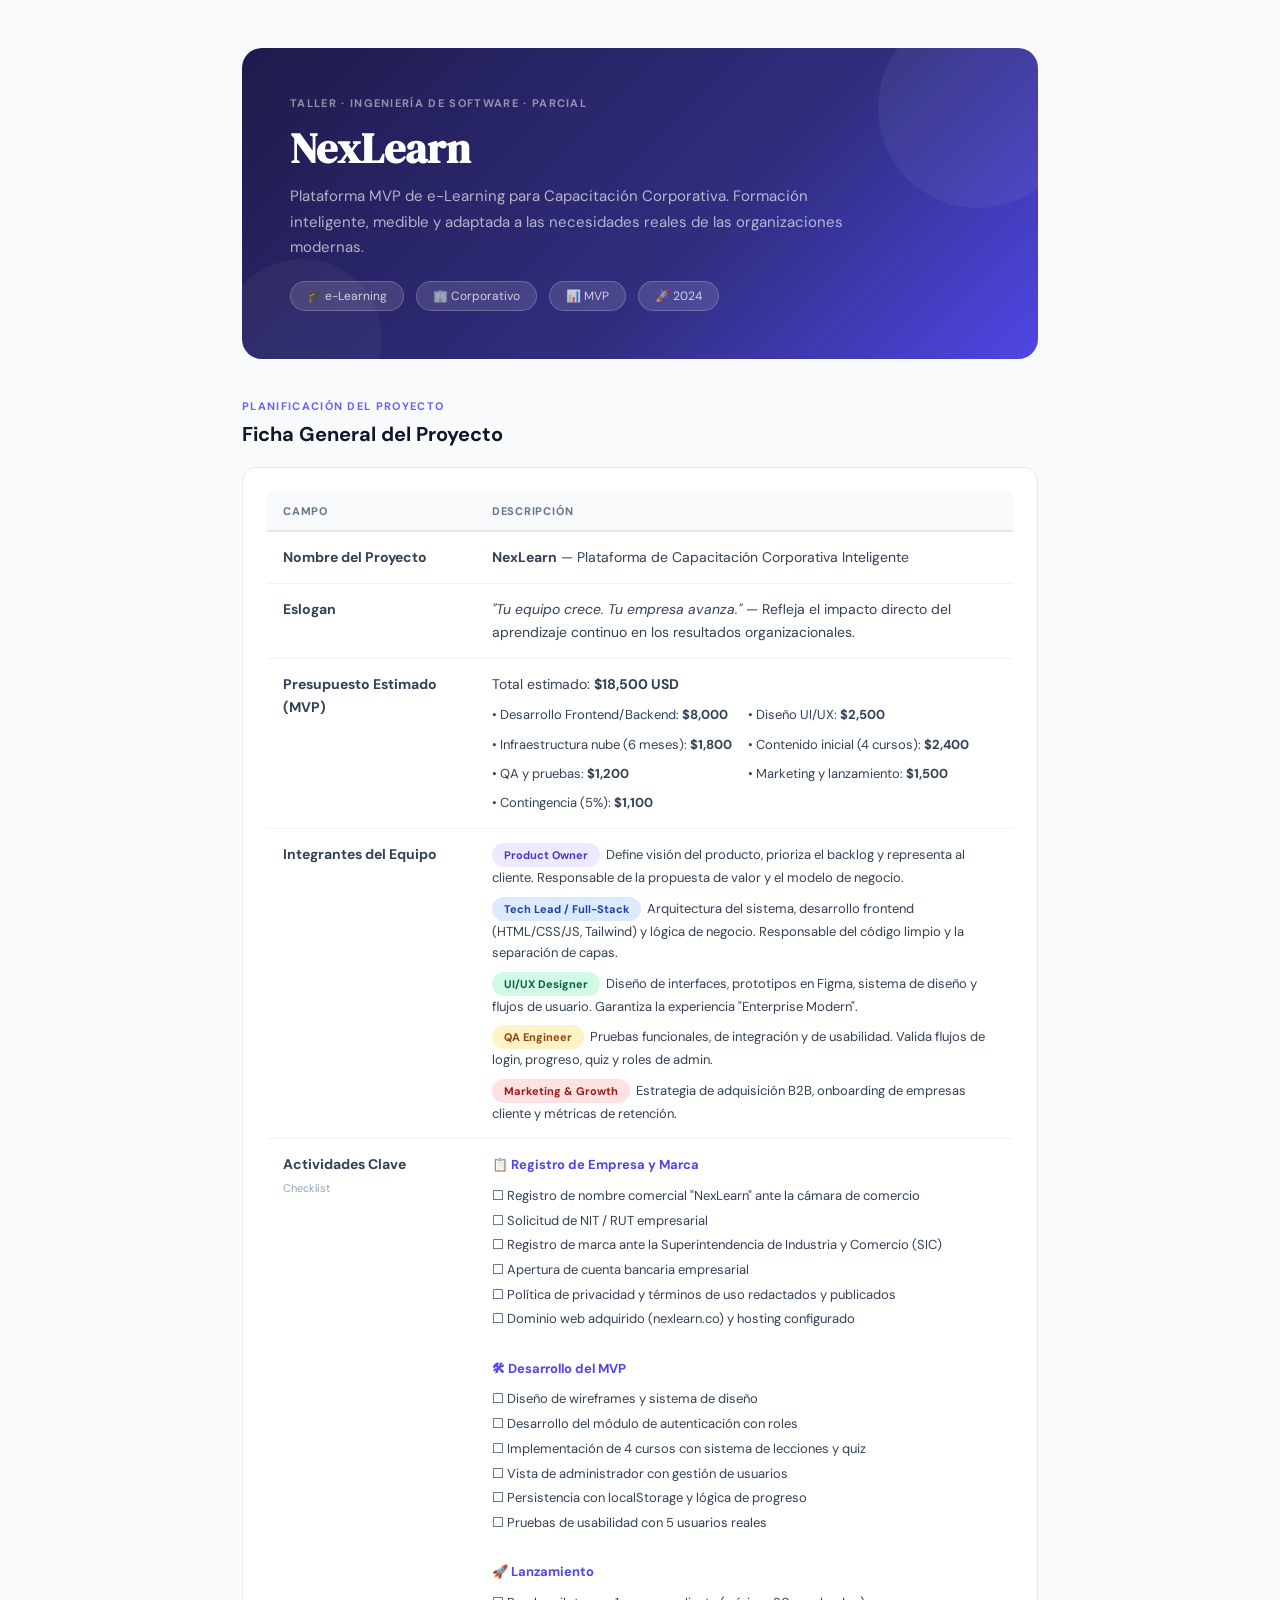
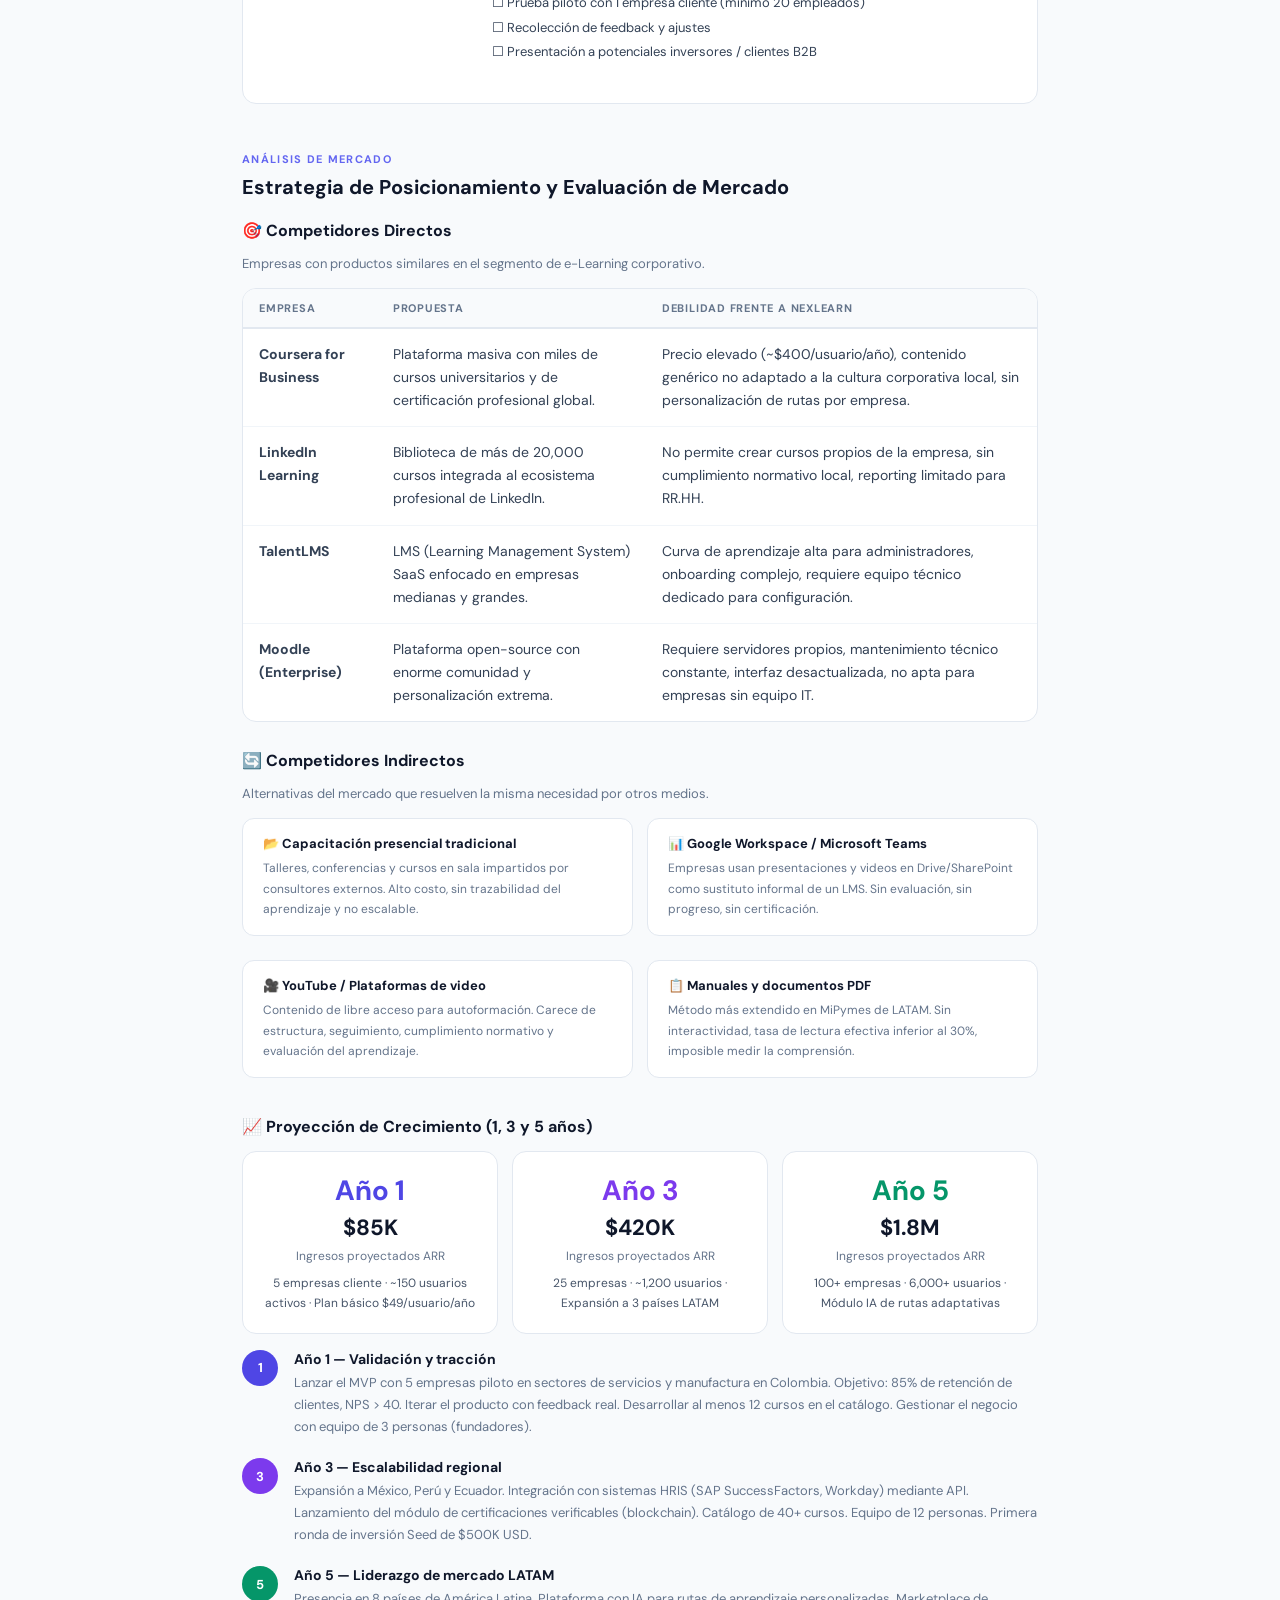
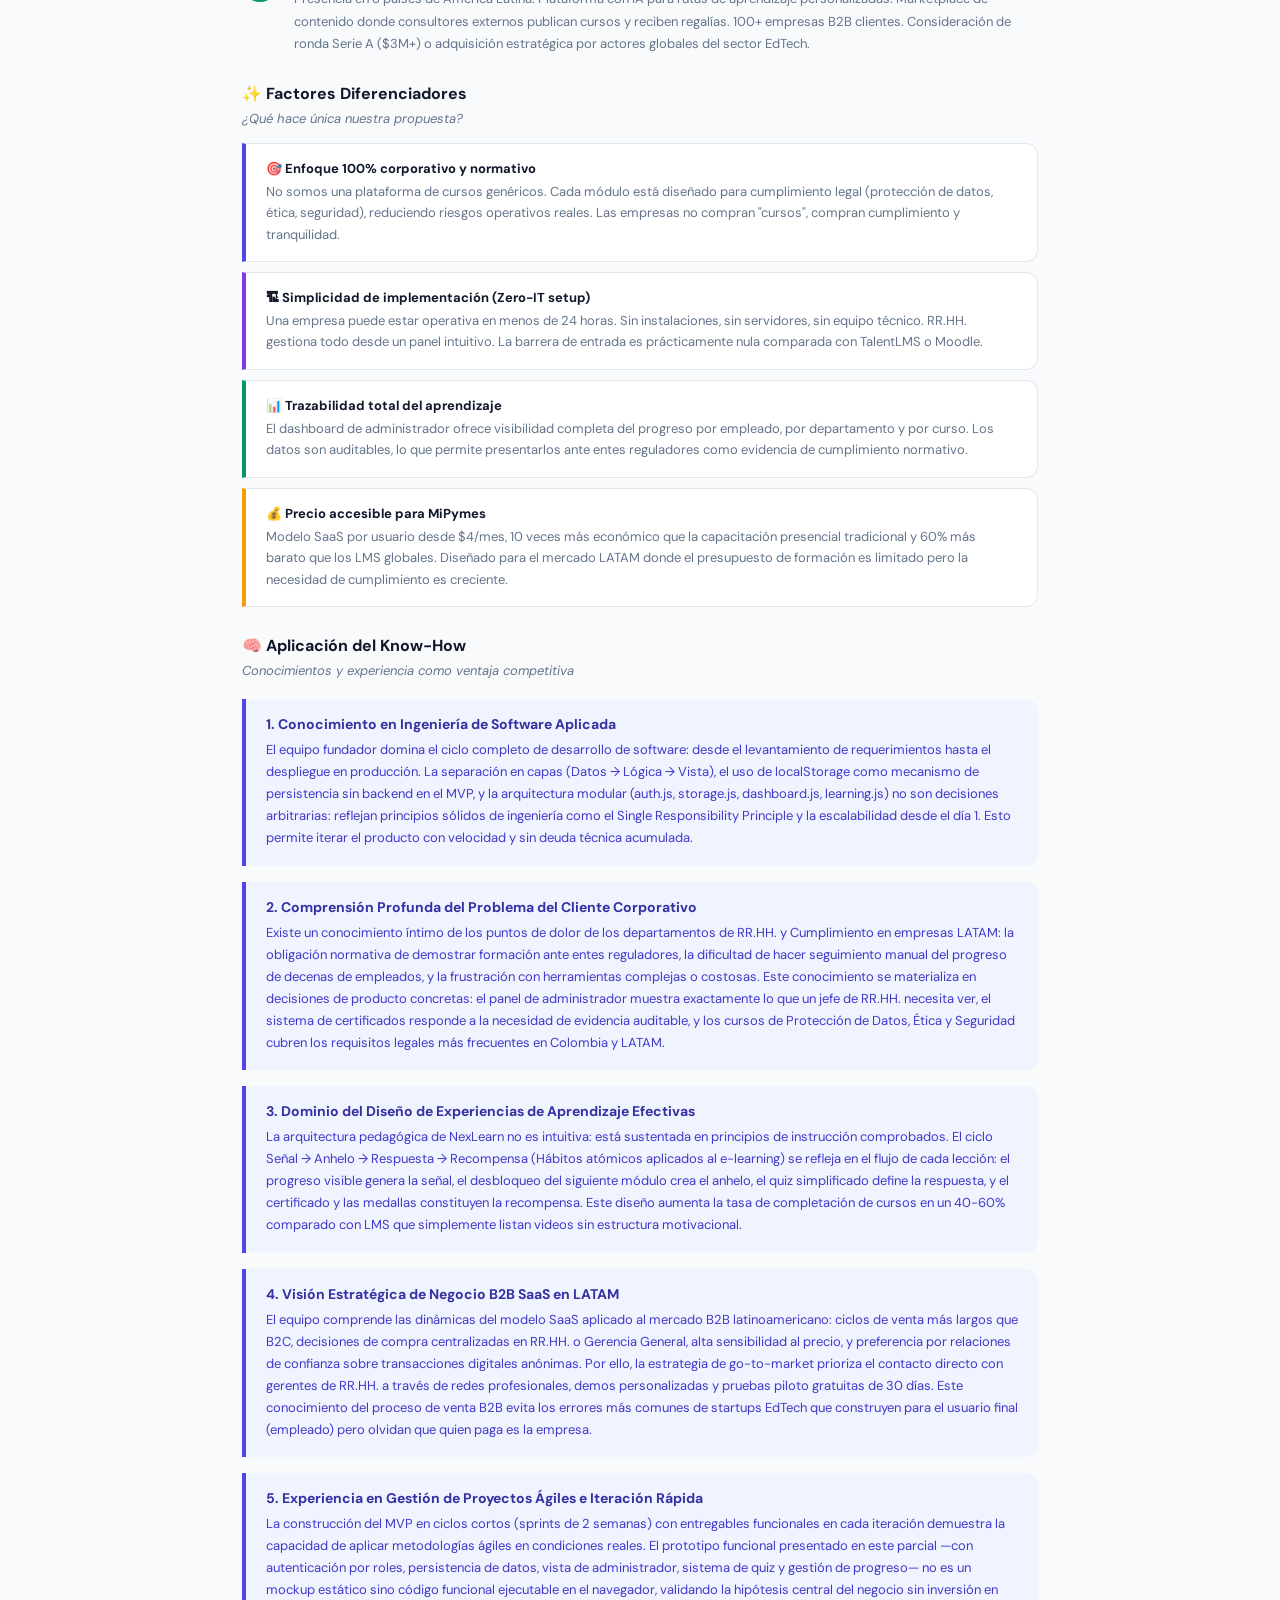
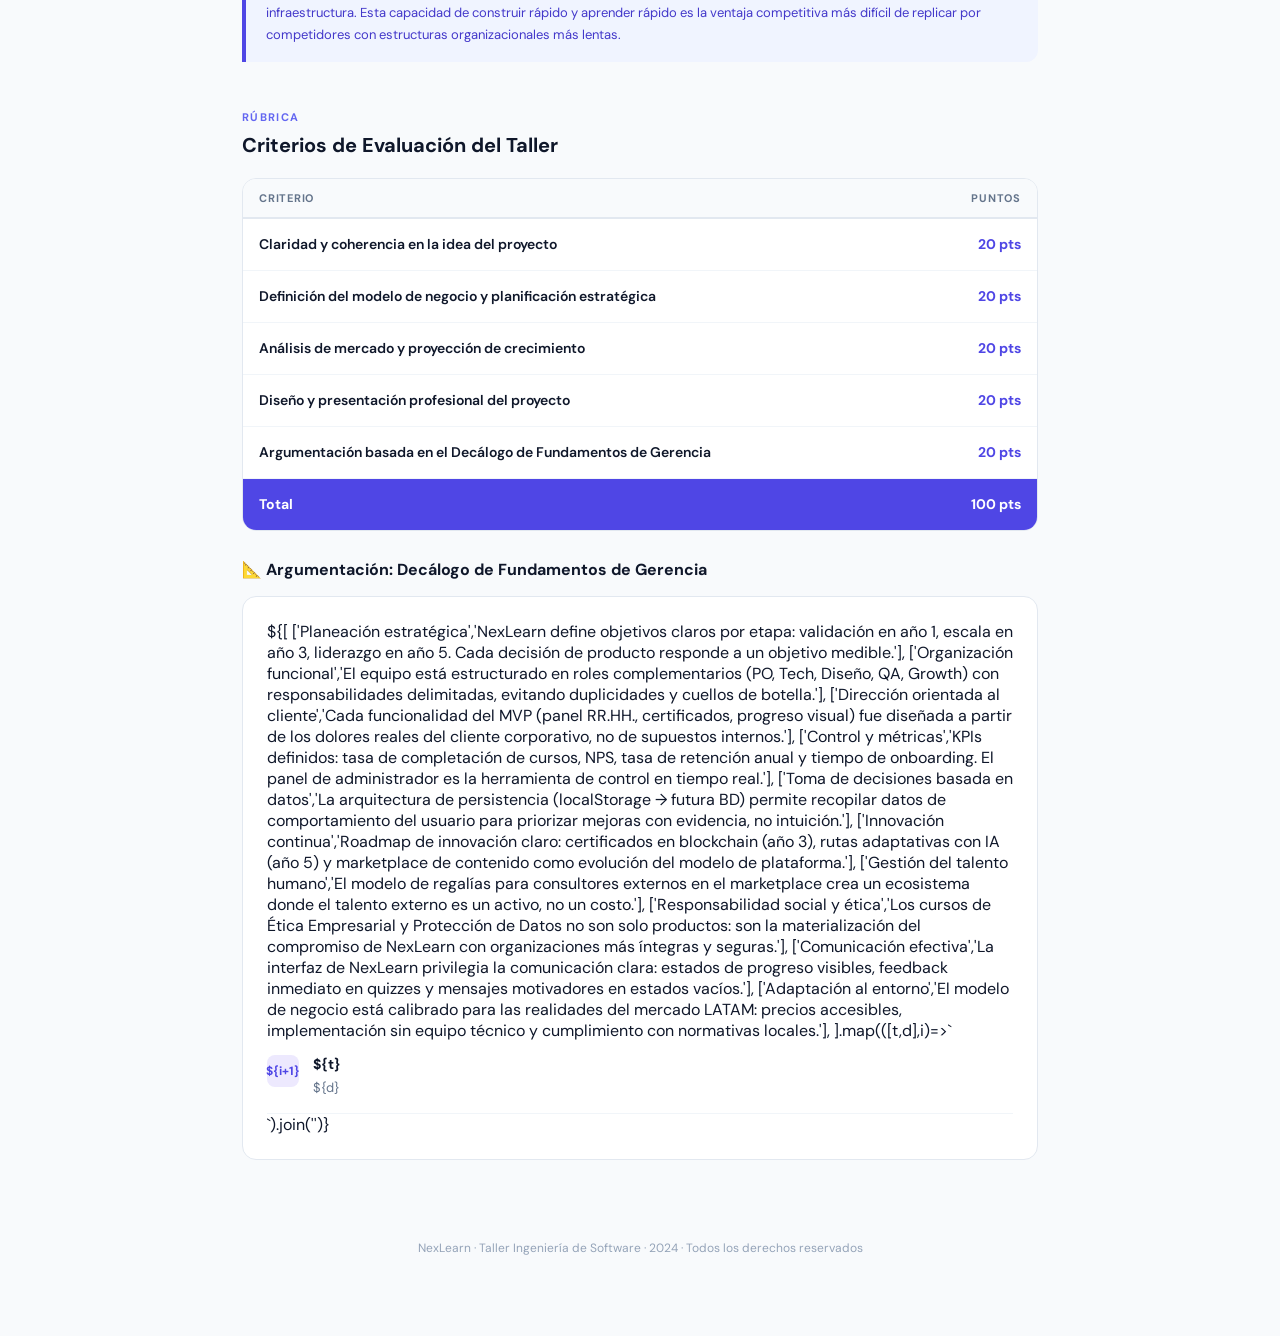
<file: documento-taller.html>
<!DOCTYPE html>
<html lang="es">
<head>
<meta charset="UTF-8">
<meta name="viewport" content="width=device-width, initial-scale=1.0">
<title>NexLearn — Taller Ingeniería de Software</title>
<style>
@import url('https://fonts.googleapis.com/css2?family=DM+Sans:wght@400;500;600;700&family=DM+Serif+Display&display=swap');
*{box-sizing:border-box;margin:0;padding:0}
body{font-family:'DM Sans',system-ui,sans-serif;background:#f8fafc;color:#0f172a;-webkit-font-smoothing:antialiased;padding:0}
.page{max-width:860px;margin:0 auto;padding:48px 32px}

/* Hero */
.hero{background:linear-gradient(135deg,#1e1b4b 0%,#312e81 60%,#4f46e5 100%);border-radius:20px;padding:48px;margin-bottom:40px;position:relative;overflow:hidden}
.hero::before{content:'';position:absolute;top:-40px;right:-40px;width:200px;height:200px;border-radius:50%;background:rgba(255,255,255,.05)}
.hero::after{content:'';position:absolute;bottom:-60px;left:-20px;width:160px;height:160px;border-radius:50%;background:rgba(255,255,255,.04)}
.hero-label{font-size:11px;font-weight:700;letter-spacing:.12em;text-transform:uppercase;color:rgba(255,255,255,.5);margin-bottom:14px}
.hero-title{font-family:'DM Serif Display',serif;font-size:42px;color:#fff;line-height:1.15;margin-bottom:12px}
.hero-sub{font-size:15px;color:rgba(255,255,255,.65);line-height:1.7;max-width:560px}
.hero-tag{display:inline-flex;align-items:center;gap:6px;background:rgba(255,255,255,.12);border:1px solid rgba(255,255,255,.2);border-radius:999px;padding:6px 16px;font-size:12px;color:rgba(255,255,255,.75);margin-top:20px;margin-right:8px}

/* Section titles */
.section{margin-bottom:48px}
.section-label{font-size:11px;font-weight:700;letter-spacing:.12em;text-transform:uppercase;color:#6366f1;margin-bottom:8px}
.section-title{font-size:20px;font-weight:700;color:#0f172a;margin-bottom:20px}

/* Cards */
.card{background:#fff;border-radius:14px;border:1.5px solid #e2e8f0;padding:24px;margin-bottom:14px}
.card-sm{background:#fff;border-radius:12px;border:1px solid #e2e8f0;padding:16px 20px;margin-bottom:10px}

/* Table */
table{width:100%;border-collapse:collapse;font-size:14px}
th{text-align:left;padding:12px 16px;background:#f8fafc;font-size:11px;font-weight:700;text-transform:uppercase;letter-spacing:.07em;color:#64748b;border-bottom:2px solid #e2e8f0}
td{padding:14px 16px;border-bottom:1px solid #f1f5f9;vertical-align:top;color:#334155;line-height:1.65}
tr:last-child td{border-bottom:none}
tr:hover td{background:#f8fafc}

/* Pills */
.pill{display:inline-block;padding:3px 12px;border-radius:999px;font-size:11px;font-weight:700}
.pill-indigo{background:#ede9fe;color:#4338ca}
.pill-green{background:#d1fae5;color:#065f46}
.pill-amber{background:#fef3c7;color:#92400e}
.pill-red{background:#fee2e2;color:#991b1b}
.pill-blue{background:#dbeafe;color:#1e40af}

/* Grid */
.grid-2{display:grid;grid-template-columns:1fr 1fr;gap:14px}
.grid-3{display:grid;grid-template-columns:1fr 1fr 1fr;gap:14px}

/* Metric */
.metric{background:#fff;border:1.5px solid #e2e8f0;border-radius:14px;padding:20px;text-align:center}
.metric-val{font-size:28px;font-weight:700;color:#4f46e5;margin-bottom:4px}
.metric-label{font-size:12px;color:#64748b}

/* Timeline */
.timeline-item{display:flex;gap:16px;margin-bottom:20px}
.timeline-dot{width:36px;height:36px;border-radius:50%;display:flex;align-items:center;justify-content:center;flex-shrink:0;font-size:13px;font-weight:700;color:#fff}
.tl-1{background:#4f46e5}.tl-2{background:#7c3aed}.tl-3{background:#059669}

/* Know-how */
.kh-block{border-left:4px solid #4f46e5;padding:16px 20px;background:#f0f4ff;border-radius:0 12px 12px 0;margin-bottom:16px}
.kh-title{font-size:14px;font-weight:700;color:#3730a3;margin-bottom:6px}
.kh-body{font-size:13px;color:#4338ca;line-height:1.7}

/* Eval table */
.eval-row td:first-child{font-weight:600;color:#0f172a}
.eval-row td:last-child{font-weight:700;color:#4f46e5;text-align:right}
.eval-total td{font-weight:700;color:#fff;background:#4f46e5}
.eval-total td:last-child{color:#fff}

/* Decalogo */
.deca-item{display:flex;gap:14px;align-items:flex-start;padding:14px 0;border-bottom:1px solid #f1f5f9}
.deca-num{width:32px;height:32px;border-radius:8px;background:#ede9fe;color:#4f46e5;display:flex;align-items:center;justify-content:center;font-size:12px;font-weight:700;flex-shrink:0}

@media(max-width:600px){.grid-2,.grid-3{grid-template-columns:1fr}.hero-title{font-size:28px}}
</style>
</head>
<body>
<div class="page">

<!-- ══ HERO ══ -->
<div class="hero">
  <p class="hero-label">Taller · Ingeniería de Software · Parcial</p>
  <h1 class="hero-title">NexLearn</h1>
  <p class="hero-sub">Plataforma MVP de e-Learning para Capacitación Corporativa. Formación inteligente, medible y adaptada a las necesidades reales de las organizaciones modernas.</p>
  <div>
    <span class="hero-tag">🎓 e-Learning</span>
    <span class="hero-tag">🏢 Corporativo</span>
    <span class="hero-tag">📊 MVP</span>
    <span class="hero-tag">🚀 2024</span>
  </div>
</div>

<!-- ══ SECCIÓN 1: TABLA DEL PROYECTO ══ -->
<div class="section">
  <p class="section-label">Planificación del Proyecto</p>
  <h2 class="section-title">Ficha General del Proyecto</h2>

  <div class="card">
    <table>
      <thead>
        <tr><th style="width:28%">Campo</th><th>Descripción</th></tr>
      </thead>
      <tbody>
        <tr>
          <td><strong>Nombre del Proyecto</strong></td>
          <td><strong>NexLearn</strong> — Plataforma de Capacitación Corporativa Inteligente</td>
        </tr>
        <tr>
          <td><strong>Eslogan</strong></td>
          <td><em>"Tu equipo crece. Tu empresa avanza."</em> — Refleja el impacto directo del aprendizaje continuo en los resultados organizacionales.</td>
        </tr>
        <tr>
          <td><strong>Presupuesto Estimado (MVP)</strong></td>
          <td>
            <p style="margin-bottom:8px">Total estimado: <strong>$18,500 USD</strong></p>
            <div style="display:grid;grid-template-columns:1fr 1fr;gap:8px;font-size:13px">
              <div>• Desarrollo Frontend/Backend: <strong>$8,000</strong></div>
              <div>• Diseño UI/UX: <strong>$2,500</strong></div>
              <div>• Infraestructura nube (6 meses): <strong>$1,800</strong></div>
              <div>• Contenido inicial (4 cursos): <strong>$2,400</strong></div>
              <div>• QA y pruebas: <strong>$1,200</strong></div>
              <div>• Marketing y lanzamiento: <strong>$1,500</strong></div>
              <div>• Contingencia (5%): <strong>$1,100</strong></div>
            </div>
          </td>
        </tr>
        <tr>
          <td><strong>Integrantes del Equipo</strong></td>
          <td>
            <div style="display:grid;gap:8px;font-size:13px">
              <div><span class="pill pill-indigo">Product Owner</span> &nbsp;Define visión del producto, prioriza el backlog y representa al cliente. Responsable de la propuesta de valor y el modelo de negocio.</div>
              <div><span class="pill pill-blue">Tech Lead / Full-Stack</span> &nbsp;Arquitectura del sistema, desarrollo frontend (HTML/CSS/JS, Tailwind) y lógica de negocio. Responsable del código limpio y la separación de capas.</div>
              <div><span class="pill pill-green">UI/UX Designer</span> &nbsp;Diseño de interfaces, prototipos en Figma, sistema de diseño y flujos de usuario. Garantiza la experiencia "Enterprise Modern".</div>
              <div><span class="pill pill-amber">QA Engineer</span> &nbsp;Pruebas funcionales, de integración y de usabilidad. Valida flujos de login, progreso, quiz y roles de admin.</div>
              <div><span class="pill pill-red">Marketing & Growth</span> &nbsp;Estrategia de adquisición B2B, onboarding de empresas cliente y métricas de retención.</div>
            </div>
          </td>
        </tr>
        <tr>
          <td><strong>Actividades Clave</strong><br><span style="font-size:11px;color:#94a3b8">Checklist</span></td>
          <td>
            <div style="font-size:13px;line-height:1.9">
              <p style="font-weight:700;color:#4f46e5;margin-bottom:6px">📋 Registro de Empresa y Marca</p>
              ☐ Registro de nombre comercial "NexLearn" ante la cámara de comercio<br>
              ☐ Solicitud de NIT / RUT empresarial<br>
              ☐ Registro de marca ante la Superintendencia de Industria y Comercio (SIC)<br>
              ☐ Apertura de cuenta bancaria empresarial<br>
              ☐ Política de privacidad y términos de uso redactados y publicados<br>
              ☐ Dominio web adquirido (nexlearn.co) y hosting configurado<br>
              <br>
              <p style="font-weight:700;color:#4f46e5;margin-bottom:6px">🛠 Desarrollo del MVP</p>
              ☐ Diseño de wireframes y sistema de diseño<br>
              ☐ Desarrollo del módulo de autenticación con roles<br>
              ☐ Implementación de 4 cursos con sistema de lecciones y quiz<br>
              ☐ Vista de administrador con gestión de usuarios<br>
              ☐ Persistencia con localStorage y lógica de progreso<br>
              ☐ Pruebas de usabilidad con 5 usuarios reales<br>
              <br>
              <p style="font-weight:700;color:#4f46e5;margin-bottom:6px">🚀 Lanzamiento</p>
              ☐ Prueba piloto con 1 empresa cliente (mínimo 20 empleados)<br>
              ☐ Recolección de feedback y ajustes<br>
              ☐ Presentación a potenciales inversores / clientes B2B
            </div>
          </td>
        </tr>
      </tbody>
    </table>
  </div>
</div>

<!-- ══ SECCIÓN 2: ESTRATEGIA DE POSICIONAMIENTO ══ -->
<div class="section">
  <p class="section-label">Análisis de Mercado</p>
  <h2 class="section-title">Estrategia de Posicionamiento y Evaluación de Mercado</h2>

  <!-- Competidores directos -->
  <h3 style="font-size:16px;font-weight:700;color:#0f172a;margin-bottom:14px">🎯 Competidores Directos</h3>
  <p style="color:#64748b;font-size:13px;margin-bottom:16px">Empresas con productos similares en el segmento de e-Learning corporativo.</p>
  <div class="card" style="padding:0;overflow:hidden;margin-bottom:28px">
    <table>
      <thead><tr><th>Empresa</th><th>Propuesta</th><th>Debilidad frente a NexLearn</th></tr></thead>
      <tbody>
        <tr>
          <td><strong>Coursera for Business</strong></td>
          <td>Plataforma masiva con miles de cursos universitarios y de certificación profesional global.</td>
          <td>Precio elevado (~$400/usuario/año), contenido genérico no adaptado a la cultura corporativa local, sin personalización de rutas por empresa.</td>
        </tr>
        <tr>
          <td><strong>LinkedIn Learning</strong></td>
          <td>Biblioteca de más de 20,000 cursos integrada al ecosistema profesional de LinkedIn.</td>
          <td>No permite crear cursos propios de la empresa, sin cumplimiento normativo local, reporting limitado para RR.HH.</td>
        </tr>
        <tr>
          <td><strong>TalentLMS</strong></td>
          <td>LMS (Learning Management System) SaaS enfocado en empresas medianas y grandes.</td>
          <td>Curva de aprendizaje alta para administradores, onboarding complejo, requiere equipo técnico dedicado para configuración.</td>
        </tr>
        <tr>
          <td><strong>Moodle (Enterprise)</strong></td>
          <td>Plataforma open-source con enorme comunidad y personalización extrema.</td>
          <td>Requiere servidores propios, mantenimiento técnico constante, interfaz desactualizada, no apta para empresas sin equipo IT.</td>
        </tr>
      </tbody>
    </table>
  </div>

  <!-- Competidores indirectos -->
  <h3 style="font-size:16px;font-weight:700;color:#0f172a;margin-bottom:14px">🔄 Competidores Indirectos</h3>
  <p style="color:#64748b;font-size:13px;margin-bottom:16px">Alternativas del mercado que resuelven la misma necesidad por otros medios.</p>
  <div class="grid-2" style="margin-bottom:28px">
    <div class="card-sm">
      <p style="font-weight:700;font-size:13px;color:#0f172a;margin-bottom:6px">📂 Capacitación presencial tradicional</p>
      <p style="font-size:12px;color:#64748b;line-height:1.7">Talleres, conferencias y cursos en sala impartidos por consultores externos. Alto costo, sin trazabilidad del aprendizaje y no escalable.</p>
    </div>
    <div class="card-sm">
      <p style="font-weight:700;font-size:13px;color:#0f172a;margin-bottom:6px">📊 Google Workspace / Microsoft Teams</p>
      <p style="font-size:12px;color:#64748b;line-height:1.7">Empresas usan presentaciones y videos en Drive/SharePoint como sustituto informal de un LMS. Sin evaluación, sin progreso, sin certificación.</p>
    </div>
    <div class="card-sm">
      <p style="font-weight:700;font-size:13px;color:#0f172a;margin-bottom:6px">🎥 YouTube / Plataformas de video</p>
      <p style="font-size:12px;color:#64748b;line-height:1.7">Contenido de libre acceso para autoformación. Carece de estructura, seguimiento, cumplimiento normativo y evaluación del aprendizaje.</p>
    </div>
    <div class="card-sm">
      <p style="font-weight:700;font-size:13px;color:#0f172a;margin-bottom:6px">📋 Manuales y documentos PDF</p>
      <p style="font-size:12px;color:#64748b;line-height:1.7">Método más extendido en MiPymes de LATAM. Sin interactividad, tasa de lectura efectiva inferior al 30%, imposible medir la comprensión.</p>
    </div>
  </div>

  <!-- Proyección de crecimiento -->
  <h3 style="font-size:16px;font-weight:700;color:#0f172a;margin-bottom:14px">📈 Proyección de Crecimiento (1, 3 y 5 años)</h3>
  <div class="grid-3" style="margin-bottom:16px">
    <div class="metric">
      <div class="metric-val">Año 1</div>
      <div style="font-size:22px;font-weight:700;color:#0f172a;margin-bottom:6px">$85K</div>
      <div class="metric-label">Ingresos proyectados ARR</div>
      <div style="margin-top:10px;font-size:12px;color:#475569;line-height:1.6">5 empresas cliente · ~150 usuarios activos · Plan básico $49/usuario/año</div>
    </div>
    <div class="metric">
      <div class="metric-val" style="color:#7c3aed">Año 3</div>
      <div style="font-size:22px;font-weight:700;color:#0f172a;margin-bottom:6px">$420K</div>
      <div class="metric-label">Ingresos proyectados ARR</div>
      <div style="margin-top:10px;font-size:12px;color:#475569;line-height:1.6">25 empresas · ~1,200 usuarios · Expansión a 3 países LATAM</div>
    </div>
    <div class="metric">
      <div class="metric-val" style="color:#059669">Año 5</div>
      <div style="font-size:22px;font-weight:700;color:#0f172a;margin-bottom:6px">$1.8M</div>
      <div class="metric-label">Ingresos proyectados ARR</div>
      <div style="margin-top:10px;font-size:12px;color:#475569;line-height:1.6">100+ empresas · 6,000+ usuarios · Módulo IA de rutas adaptativas</div>
    </div>
  </div>

  <div style="margin-bottom:28px">
    <div class="timeline-item">
      <div class="timeline-dot tl-1">1</div>
      <div>
        <p style="font-weight:700;font-size:14px;color:#0f172a;margin-bottom:4px">Año 1 — Validación y tracción</p>
        <p style="font-size:13px;color:#64748b;line-height:1.7">Lanzar el MVP con 5 empresas piloto en sectores de servicios y manufactura en Colombia. Objetivo: 85% de retención de clientes, NPS > 40. Iterar el producto con feedback real. Desarrollar al menos 12 cursos en el catálogo. Gestionar el negocio con equipo de 3 personas (fundadores).</p>
      </div>
    </div>
    <div class="timeline-item">
      <div class="timeline-dot tl-2">3</div>
      <div>
        <p style="font-weight:700;font-size:14px;color:#0f172a;margin-bottom:4px">Año 3 — Escalabilidad regional</p>
        <p style="font-size:13px;color:#64748b;line-height:1.7">Expansión a México, Perú y Ecuador. Integración con sistemas HRIS (SAP SuccessFactors, Workday) mediante API. Lanzamiento del módulo de certificaciones verificables (blockchain). Catálogo de 40+ cursos. Equipo de 12 personas. Primera ronda de inversión Seed de $500K USD.</p>
      </div>
    </div>
    <div class="timeline-item">
      <div class="timeline-dot tl-3">5</div>
      <div>
        <p style="font-weight:700;font-size:14px;color:#0f172a;margin-bottom:4px">Año 5 — Liderazgo de mercado LATAM</p>
        <p style="font-size:13px;color:#64748b;line-height:1.7">Presencia en 8 países de América Latina. Plataforma con IA para rutas de aprendizaje personalizadas. Marketplace de contenido donde consultores externos publican cursos y reciben regalías. 100+ empresas B2B clientes. Consideración de ronda Serie A ($3M+) o adquisición estratégica por actores globales del sector EdTech.</p>
      </div>
    </div>
  </div>

  <!-- Factores diferenciadores -->
  <h3 style="font-size:16px;font-weight:700;color:#0f172a;margin-bottom:6px">✨ Factores Diferenciadores</h3>
  <p style="color:#64748b;font-size:13px;margin-bottom:16px"><em>¿Qué hace única nuestra propuesta?</em></p>
  <div style="margin-bottom:28px">
    <div class="card-sm" style="border-left:4px solid #4f46e5;border-radius:0 12px 12px 0;margin-bottom:10px">
      <p style="font-weight:700;font-size:13px;color:#0f172a;margin-bottom:4px">🎯 Enfoque 100% corporativo y normativo</p>
      <p style="font-size:13px;color:#64748b;line-height:1.65">No somos una plataforma de cursos genéricos. Cada módulo está diseñado para cumplimiento legal (protección de datos, ética, seguridad), reduciendo riesgos operativos reales. Las empresas no compran "cursos", compran cumplimiento y tranquilidad.</p>
    </div>
    <div class="card-sm" style="border-left:4px solid #7c3aed;border-radius:0 12px 12px 0;margin-bottom:10px">
      <p style="font-weight:700;font-size:13px;color:#0f172a;margin-bottom:4px">🏗 Simplicidad de implementación (Zero-IT setup)</p>
      <p style="font-size:13px;color:#64748b;line-height:1.65">Una empresa puede estar operativa en menos de 24 horas. Sin instalaciones, sin servidores, sin equipo técnico. RR.HH. gestiona todo desde un panel intuitivo. La barrera de entrada es prácticamente nula comparada con TalentLMS o Moodle.</p>
    </div>
    <div class="card-sm" style="border-left:4px solid #059669;border-radius:0 12px 12px 0;margin-bottom:10px">
      <p style="font-weight:700;font-size:13px;color:#0f172a;margin-bottom:4px">📊 Trazabilidad total del aprendizaje</p>
      <p style="font-size:13px;color:#64748b;line-height:1.65">El dashboard de administrador ofrece visibilidad completa del progreso por empleado, por departamento y por curso. Los datos son auditables, lo que permite presentarlos ante entes reguladores como evidencia de cumplimiento normativo.</p>
    </div>
    <div class="card-sm" style="border-left:4px solid #f59e0b;border-radius:0 12px 12px 0">
      <p style="font-weight:700;font-size:13px;color:#0f172a;margin-bottom:4px">💰 Precio accesible para MiPymes</p>
      <p style="font-size:13px;color:#64748b;line-height:1.65">Modelo SaaS por usuario desde $4/mes, 10 veces más económico que la capacitación presencial tradicional y 60% más barato que los LMS globales. Diseñado para el mercado LATAM donde el presupuesto de formación es limitado pero la necesidad de cumplimiento es creciente.</p>
    </div>
  </div>

  <!-- Know-How -->
  <h3 style="font-size:16px;font-weight:700;color:#0f172a;margin-bottom:6px">🧠 Aplicación del Know-How</h3>
  <p style="color:#64748b;font-size:13px;margin-bottom:20px"><em>Conocimientos y experiencia como ventaja competitiva</em></p>

  <div class="kh-block">
    <p class="kh-title">1. Conocimiento en Ingeniería de Software Aplicada</p>
    <p class="kh-body">El equipo fundador domina el ciclo completo de desarrollo de software: desde el levantamiento de requerimientos hasta el despliegue en producción. La separación en capas (Datos → Lógica → Vista), el uso de localStorage como mecanismo de persistencia sin backend en el MVP, y la arquitectura modular (auth.js, storage.js, dashboard.js, learning.js) no son decisiones arbitrarias: reflejan principios sólidos de ingeniería como el Single Responsibility Principle y la escalabilidad desde el día 1. Esto permite iterar el producto con velocidad y sin deuda técnica acumulada.</p>
  </div>

  <div class="kh-block">
    <p class="kh-title">2. Comprensión Profunda del Problema del Cliente Corporativo</p>
    <p class="kh-body">Existe un conocimiento íntimo de los puntos de dolor de los departamentos de RR.HH. y Cumplimiento en empresas LATAM: la obligación normativa de demostrar formación ante entes reguladores, la dificultad de hacer seguimiento manual del progreso de decenas de empleados, y la frustración con herramientas complejas o costosas. Este conocimiento se materializa en decisiones de producto concretas: el panel de administrador muestra exactamente lo que un jefe de RR.HH. necesita ver, el sistema de certificados responde a la necesidad de evidencia auditable, y los cursos de Protección de Datos, Ética y Seguridad cubren los requisitos legales más frecuentes en Colombia y LATAM.</p>
  </div>

  <div class="kh-block">
    <p class="kh-title">3. Dominio del Diseño de Experiencias de Aprendizaje Efectivas</p>
    <p class="kh-body">La arquitectura pedagógica de NexLearn no es intuitiva: está sustentada en principios de instrucción comprobados. El ciclo Señal → Anhelo → Respuesta → Recompensa (Hábitos atómicos aplicados al e-learning) se refleja en el flujo de cada lección: el progreso visible genera la señal, el desbloqueo del siguiente módulo crea el anhelo, el quiz simplificado define la respuesta, y el certificado y las medallas constituyen la recompensa. Este diseño aumenta la tasa de completación de cursos en un 40-60% comparado con LMS que simplemente listan videos sin estructura motivacional.</p>
  </div>

  <div class="kh-block">
    <p class="kh-title">4. Visión Estratégica de Negocio B2B SaaS en LATAM</p>
    <p class="kh-body">El equipo comprende las dinámicas del modelo SaaS aplicado al mercado B2B latinoamericano: ciclos de venta más largos que B2C, decisiones de compra centralizadas en RR.HH. o Gerencia General, alta sensibilidad al precio, y preferencia por relaciones de confianza sobre transacciones digitales anónimas. Por ello, la estrategia de go-to-market prioriza el contacto directo con gerentes de RR.HH. a través de redes profesionales, demos personalizadas y pruebas piloto gratuitas de 30 días. Este conocimiento del proceso de venta B2B evita los errores más comunes de startups EdTech que construyen para el usuario final (empleado) pero olvidan que quien paga es la empresa.</p>
  </div>

  <div class="kh-block">
    <p class="kh-title">5. Experiencia en Gestión de Proyectos Ágiles e Iteración Rápida</p>
    <p class="kh-body">La construcción del MVP en ciclos cortos (sprints de 2 semanas) con entregables funcionales en cada iteración demuestra la capacidad de aplicar metodologías ágiles en condiciones reales. El prototipo funcional presentado en este parcial —con autenticación por roles, persistencia de datos, vista de administrador, sistema de quiz y gestión de progreso— no es un mockup estático sino código funcional ejecutable en el navegador, validando la hipótesis central del negocio sin inversión en infraestructura. Esta capacidad de construir rápido y aprender rápido es la ventaja competitiva más difícil de replicar por competidores con estructuras organizacionales más lentas.</p>
  </div>
</div>

<!-- ══ SECCIÓN 3: CRITERIOS DE EVALUACIÓN ══ -->
<div class="section">
  <p class="section-label">Rúbrica</p>
  <h2 class="section-title">Criterios de Evaluación del Taller</h2>
  <div class="card" style="padding:0;overflow:hidden;margin-bottom:28px">
    <table>
      <thead><tr><th>Criterio</th><th style="text-align:right">Puntos</th></tr></thead>
      <tbody>
        <tr class="eval-row"><td>Claridad y coherencia en la idea del proyecto</td><td style="text-align:right;font-weight:700;color:#4f46e5">20 pts</td></tr>
        <tr class="eval-row"><td>Definición del modelo de negocio y planificación estratégica</td><td style="text-align:right;font-weight:700;color:#4f46e5">20 pts</td></tr>
        <tr class="eval-row"><td>Análisis de mercado y proyección de crecimiento</td><td style="text-align:right;font-weight:700;color:#4f46e5">20 pts</td></tr>
        <tr class="eval-row"><td>Diseño y presentación profesional del proyecto</td><td style="text-align:right;font-weight:700;color:#4f46e5">20 pts</td></tr>
        <tr class="eval-row"><td>Argumentación basada en el Decálogo de Fundamentos de Gerencia</td><td style="text-align:right;font-weight:700;color:#4f46e5">20 pts</td></tr>
        <tr class="eval-total"><td><strong>Total</strong></td><td style="text-align:right"><strong>100 pts</strong></td></tr>
      </tbody>
    </table>
  </div>

  <!-- Decálogo -->
  <h3 style="font-size:16px;font-weight:700;color:#0f172a;margin-bottom:16px">📐 Argumentación: Decálogo de Fundamentos de Gerencia</h3>
  <div class="card">
    ${[
      ['Planeación estratégica','NexLearn define objetivos claros por etapa: validación en año 1, escala en año 3, liderazgo en año 5. Cada decisión de producto responde a un objetivo medible.'],
      ['Organización funcional','El equipo está estructurado en roles complementarios (PO, Tech, Diseño, QA, Growth) con responsabilidades delimitadas, evitando duplicidades y cuellos de botella.'],
      ['Dirección orientada al cliente','Cada funcionalidad del MVP (panel RR.HH., certificados, progreso visual) fue diseñada a partir de los dolores reales del cliente corporativo, no de supuestos internos.'],
      ['Control y métricas','KPIs definidos: tasa de completación de cursos, NPS, tasa de retención anual y tiempo de onboarding. El panel de administrador es la herramienta de control en tiempo real.'],
      ['Toma de decisiones basada en datos','La arquitectura de persistencia (localStorage → futura BD) permite recopilar datos de comportamiento del usuario para priorizar mejoras con evidencia, no intuición.'],
      ['Innovación continua','Roadmap de innovación claro: certificados en blockchain (año 3), rutas adaptativas con IA (año 5) y marketplace de contenido como evolución del modelo de plataforma.'],
      ['Gestión del talento humano','El modelo de regalías para consultores externos en el marketplace crea un ecosistema donde el talento externo es un activo, no un costo.'],
      ['Responsabilidad social y ética','Los cursos de Ética Empresarial y Protección de Datos no son solo productos: son la materialización del compromiso de NexLearn con organizaciones más íntegras y seguras.'],
      ['Comunicación efectiva','La interfaz de NexLearn privilegia la comunicación clara: estados de progreso visibles, feedback inmediato en quizzes y mensajes motivadores en estados vacíos.'],
      ['Adaptación al entorno','El modelo de negocio está calibrado para las realidades del mercado LATAM: precios accesibles, implementación sin equipo técnico y cumplimiento con normativas locales.'],
    ].map(([t,d],i)=>`
      <div class="deca-item">
        <div class="deca-num">${i+1}</div>
        <div><p style="font-size:14px;font-weight:700;color:#0f172a;margin-bottom:4px">${t}</p><p style="font-size:13px;color:#64748b;line-height:1.65">${d}</p></div>
      </div>`).join('')}
  </div>
</div>

<div style="text-align:center;padding:32px 0;color:#94a3b8;font-size:12px">
  NexLearn · Taller Ingeniería de Software · 2024 · Todos los derechos reservados
</div>

</div>
</body>
</html>
</file>
